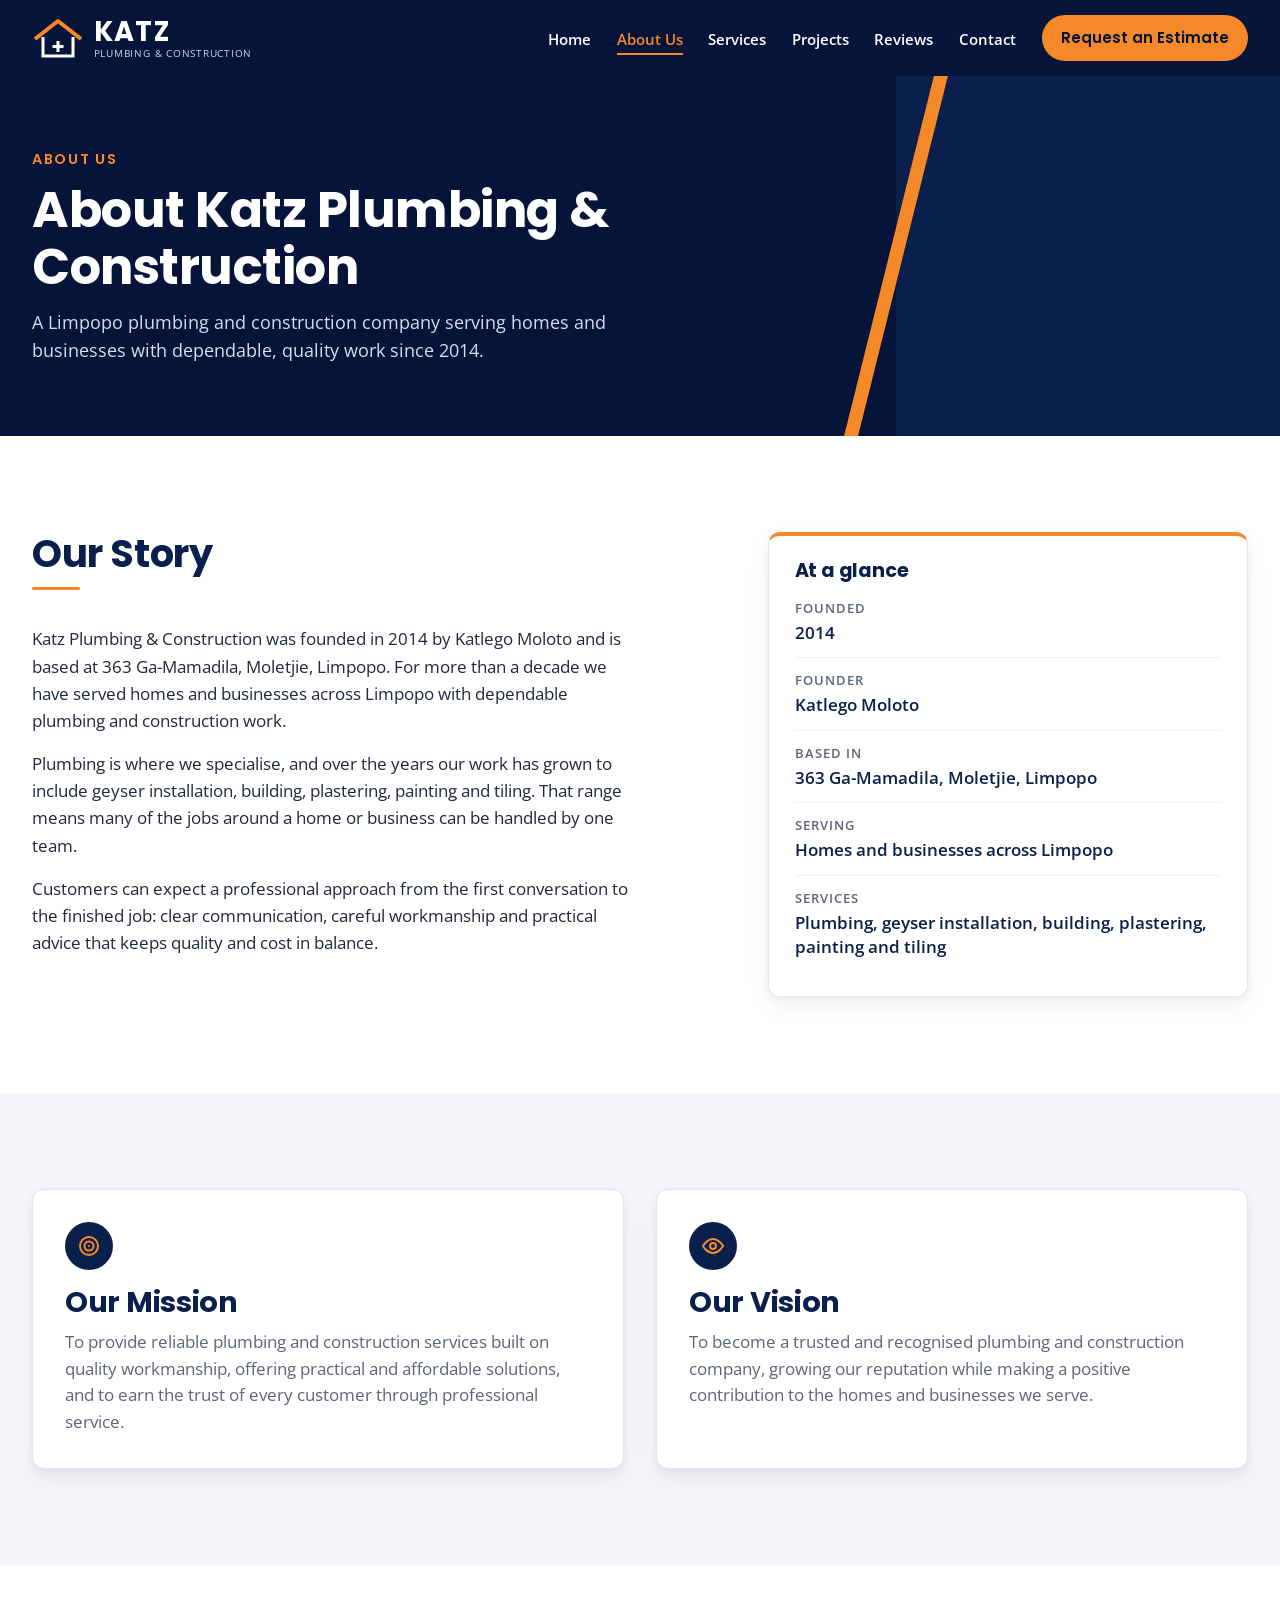
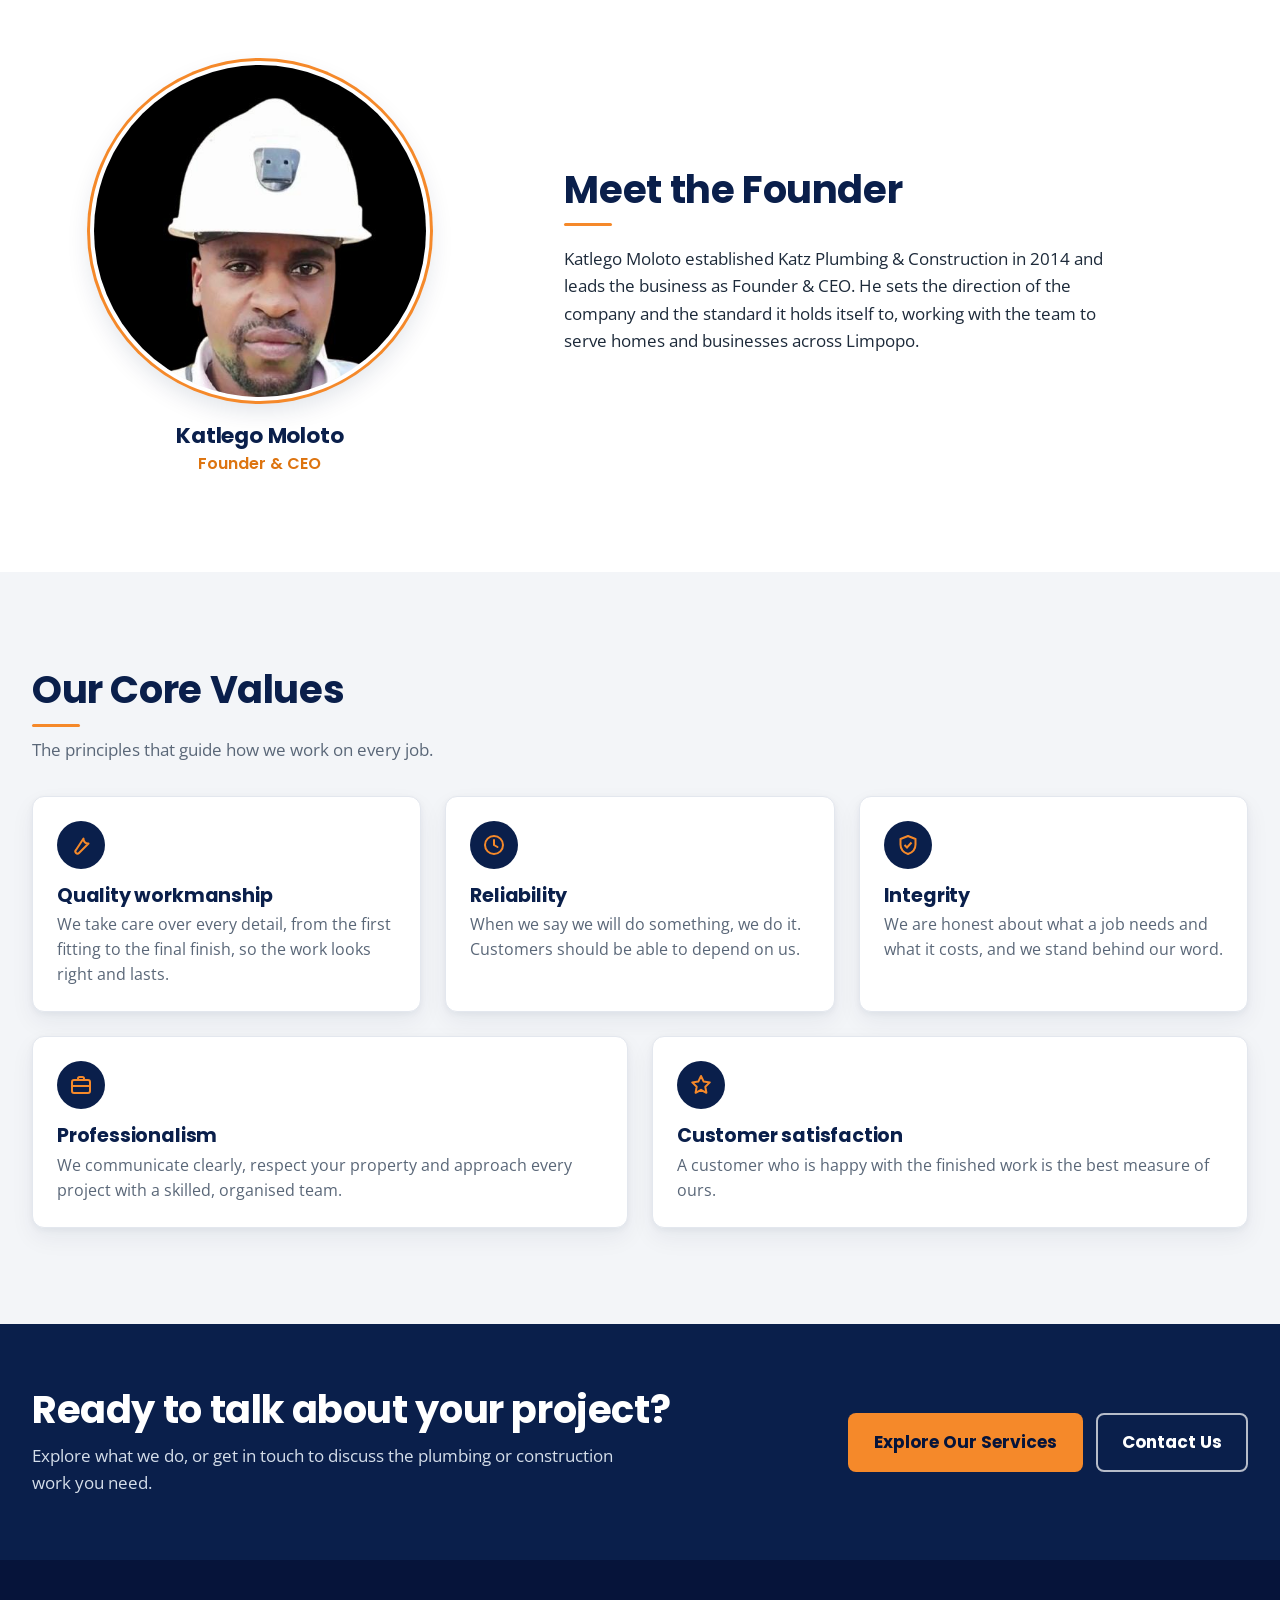
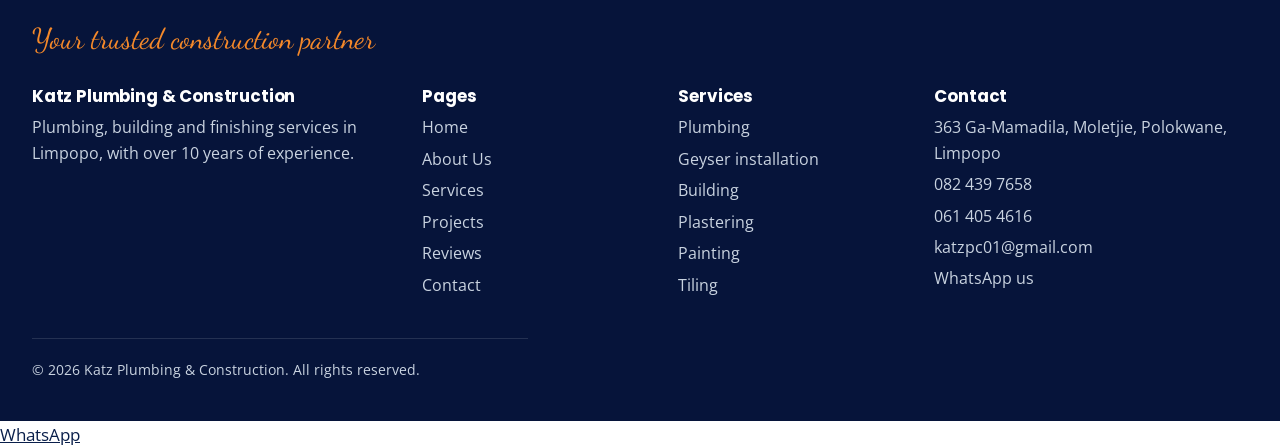
<file: pages/about.html>
<!DOCTYPE html>
<html lang="en">
<head>
  <meta charset="UTF-8">
  <meta name="viewport" content="width=device-width, initial-scale=1">
  <title>About Us | Katz Plumbing &amp; Construction</title>
  <meta name="description" content="Learn about Katz Plumbing &amp; Construction, founded in 2014 by Katlego Moloto and based in Moletjie, Limpopo. Plumbing, geyser installation, building, plastering, painting and tiling.">
  <link rel="preconnect" href="https://fonts.googleapis.com">
  <link rel="preconnect" href="https://fonts.gstatic.com" crossorigin>
  <link href="https://fonts.googleapis.com/css2?family=Dancing+Script:wght@600&family=Open+Sans:wght@400;600&family=Poppins:wght@600;700&display=swap" rel="stylesheet">
  <link rel="stylesheet" href="../css/main.css">
  <link rel="stylesheet" href="../css/navigation.css">
  <link rel="stylesheet" href="../css/about.css">
  <link rel="stylesheet" href="../css/responsive.css">
</head>
<body data-root="../" data-page="about">
  <div id="site-header"></div>

  <main>

    <!-- 1. Page hero -->
    <section class="about-hero">
      <div class="container about-hero__inner">
        <p class="about-hero__kicker">About Us</p>
        <h1>About Katz Plumbing &amp; Construction</h1>
        <p class="about-hero__text">A Limpopo plumbing and construction company serving homes and businesses with dependable, quality work since 2014.</p>
      </div>
    </section>

    <!-- 2. Our Story -->
    <section class="section about-story" id="story">
      <div class="container about-story__grid">
        <div class="about-story__text">
          <div class="section__head">
            <h2>Our Story</h2>
          </div>
          <p>Katz Plumbing &amp; Construction was founded in 2014 by Katlego Moloto and is based at 363 Ga-Mamadila, Moletjie, Limpopo. For more than a decade we have served homes and businesses across Limpopo with dependable plumbing and construction work.</p>
          <p>Plumbing is where we specialise, and over the years our work has grown to include geyser installation, building, plastering, painting and tiling. That range means many of the jobs around a home or business can be handled by one team.</p>
          <p>Customers can expect a professional approach from the first conversation to the finished job: clear communication, careful workmanship and practical advice that keeps quality and cost in balance.</p>
          <!-- FOUNDER'S FULL HISTORY: add confirmed company history and milestones here later -->
        </div>
        <aside class="about-facts" aria-label="Company at a glance">
          <h3>At a glance</h3>
          <dl>
            <div><dt>Founded</dt><dd>2014</dd></div>
            <div><dt>Founder</dt><dd>Katlego Moloto</dd></div>
            <div><dt>Based in</dt><dd>363 Ga-Mamadila, Moletjie, Limpopo</dd></div>
            <div><dt>Serving</dt><dd>Homes and businesses across Limpopo</dd></div>
            <div><dt>Services</dt><dd>Plumbing, geyser installation, building, plastering, painting and tiling</dd></div>
          </dl>
        </aside>
      </div>
    </section>

    <!-- 3. Mission and Vision -->
    <section class="section section--tint about-purpose" id="mission">
      <div class="container about-purpose__grid">
        <!-- Provisional draft: for the founder to review -->
        <article class="about-card">
          <span class="about-card__icon"><svg><use href="#a-target"/></svg></span>
          <h2>Our Mission</h2>
          <p>To provide reliable plumbing and construction services built on quality workmanship, offering practical and affordable solutions, and to earn the trust of every customer through professional service.</p>
        </article>
        <!-- Provisional draft: for the founder to review -->
        <article class="about-card">
          <span class="about-card__icon"><svg><use href="#a-eye"/></svg></span>
          <h2>Our Vision</h2>
          <p>To become a trusted and recognised plumbing and construction company, growing our reputation while making a positive contribution to the homes and businesses we serve.</p>
        </article>
      </div>
    </section>

    <!-- 4. Meet the Founder -->
    <section class="section about-founder" id="founder">
      <div class="container about-founder__grid">
        <div class="about-founder__media">
          <div class="about-founder__photo">
            <!-- Update this src if the founder photograph has a different file name -->
            <img src="../images/founder_image.jpeg" alt="Katlego Moloto, Founder and CEO of Katz Plumbing &amp; Construction" loading="lazy" onerror="this.hidden=true">
          </div>
          <h3 class="about-founder__name">Katlego Moloto</h3>
          <p class="about-founder__role">Founder &amp; CEO</p>
        </div>
        <div class="about-founder__text">
          <h2>Meet the Founder</h2>
          <p>Katlego Moloto established Katz Plumbing &amp; Construction in 2014 and leads the business as Founder &amp; CEO. He sets the direction of the company and the standard it holds itself to, working with the team to serve homes and businesses across Limpopo.</p>
          <!-- FOUNDER'S BIOGRAPHY: add confirmed background, qualifications and personal story here later -->
        </div>
      </div>
    </section>

    <!-- 5. Core Values -->
    <section class="section section--tint about-values" id="values">
      <div class="container">
        <div class="section__head">
          <h2>Our Core Values</h2>
          <p>The principles that guide how we work on every job.</p>
        </div>
        <ul class="about-values__grid">
          <li class="about-value">
            <span class="about-card__icon"><svg><use href="#a-tools"/></svg></span>
            <h3>Quality workmanship</h3>
            <p>We take care over every detail, from the first fitting to the final finish, so the work looks right and lasts.</p>
          </li>
          <li class="about-value">
            <span class="about-card__icon"><svg><use href="#a-clock"/></svg></span>
            <h3>Reliability</h3>
            <p>When we say we will do something, we do it. Customers should be able to depend on us.</p>
          </li>
          <li class="about-value">
            <span class="about-card__icon"><svg><use href="#a-shield"/></svg></span>
            <h3>Integrity</h3>
            <p>We are honest about what a job needs and what it costs, and we stand behind our word.</p>
          </li>
          <li class="about-value">
            <span class="about-card__icon"><svg><use href="#a-case"/></svg></span>
            <h3>Professionalism</h3>
            <p>We communicate clearly, respect your property and approach every project with a skilled, organised team.</p>
          </li>
          <li class="about-value">
            <span class="about-card__icon"><svg><use href="#a-star"/></svg></span>
            <h3>Customer satisfaction</h3>
            <p>A customer who is happy with the finished work is the best measure of ours.</p>
          </li>
        </ul>
      </div>
    </section>

    <!-- 6. Closing call to action -->
    <section class="about-cta">
      <div class="container about-cta__inner">
        <div>
          <h2>Ready to talk about your project?</h2>
          <p>Explore what we do, or get in touch to discuss the plumbing or construction work you need.</p>
        </div>
        <div class="btn-row">
          <a class="btn btn--primary" href="services.html">Explore Our Services</a>
          <a class="btn btn--light" href="contact.html">Contact Us</a>
        </div>
      </div>
    </section>
  </main>

  <div id="site-footer"></div>

  <svg width="0" height="0" style="position:absolute" aria-hidden="true">
    <symbol id="a-target" viewBox="0 0 24 24"><circle cx="12" cy="12" r="9" fill="none" stroke="currentColor" stroke-width="2"/><circle cx="12" cy="12" r="4.5" fill="none" stroke="currentColor" stroke-width="2"/><circle cx="12" cy="12" r="1" fill="currentColor"/></symbol>
    <symbol id="a-eye" viewBox="0 0 24 24"><path d="M2 12s4-7 10-7 10 7 10 7-4 7-10 7S2 12 2 12z" fill="none" stroke="currentColor" stroke-width="2" stroke-linejoin="round"/><circle cx="12" cy="12" r="3" fill="none" stroke="currentColor" stroke-width="2"/></symbol>
    <symbol id="a-tools" viewBox="0 0 24 24"><path d="M14.5 5.5a4.5 4.5 0 0 0 5 5L10 20a2.1 2.1 0 0 1-3-3z" fill="none" stroke="currentColor" stroke-width="2" stroke-linejoin="round"/></symbol>
    <symbol id="a-clock" viewBox="0 0 24 24"><circle cx="12" cy="12" r="9" fill="none" stroke="currentColor" stroke-width="2"/><path d="M12 7v5l3.5 2" fill="none" stroke="currentColor" stroke-width="2" stroke-linecap="round"/></symbol>
    <symbol id="a-shield" viewBox="0 0 24 24"><path d="M12 3 4.5 6v5.5c0 4.5 3 8 7.5 9.5 4.5-1.5 7.5-5 7.5-9.5V6z" fill="none" stroke="currentColor" stroke-width="2" stroke-linejoin="round"/><path d="m8.5 12 2.5 2.5 4.5-5" fill="none" stroke="currentColor" stroke-width="2"/></symbol>
    <symbol id="a-case" viewBox="0 0 24 24"><rect x="3" y="7" width="18" height="13" rx="2" fill="none" stroke="currentColor" stroke-width="2"/><path d="M9 7V5.5A1.5 1.5 0 0 1 10.500 4h3A1.5 1.5 0 0 1 15 5.500V7M3 13h18" fill="none" stroke="currentColor" stroke-width="2"/></symbol>
    <symbol id="a-star" viewBox="0 0 24 24"><path d="m12 3 2.7 5.6 6.1.8-4.5 4.3 1.1 6.1L12 16.8 6.6 19.800l1.1-6.100L3.200 9.400l6.100-.8z" fill="none" stroke="currentColor" stroke-width="2" stroke-linejoin="round"/></symbol>
  </svg>

  <script src="../js/components.js"></script>
  <script src="../js/navigation.js"></script>
</body>
</html>
</file>
<file: css/main.css>
:root {
  --navy: #0a1f4b;
  --navy-deep: #06143a;
  --orange: #f5892a;
  --orange-dark: #dd7410;
  --white: #fff;
  --tint: #f3f5f8;
  --text: #1d2a3a;
  --muted: #5a6778;
  --radius: 10px;
  --font-head: "Poppins", "Segoe UI", Arial, sans-serif;
  --font-body: "Open Sans", "Segoe UI", Arial, sans-serif;
}
*, *::before, *::after { box-sizing: border-box; }
html { scroll-behavior: smooth; }
body { margin: 0; font-family: var(--font-body); font-size: 1.0625rem; line-height: 1.6; color: var(--text); background: var(--white); }
img { max-width: 100%; display: block; }
h1, h2, h3 { font-family: var(--font-head); line-height: 1.15; margin: 0 0 .6rem; color: var(--navy); letter-spacing: -.01em; }
h1 { font-size: clamp(2.1rem, 5vw, 3.4rem); font-weight: 700; }
h2 { font-size: clamp(1.7rem, 3.4vw, 2.4rem); font-weight: 700; }
h3 { font-size: 1.2rem; font-weight: 700; }
p { margin: 0 0 1rem; max-width: 62ch; }
a { color: var(--navy); }
:focus-visible { outline: 3px solid var(--orange); outline-offset: 2px; }
.container { width: min(1400px, 100% - clamp(2.5rem, 5vw, 4.5rem)); margin-inline: auto; }
.center { text-align: center; margin-top: 2rem; max-width: none; }

.btn { display: inline-block; padding: .85rem 1.5rem; border-radius: 8px; font-family: var(--font-head); font-weight: 700; text-decoration: none; border: 2px solid transparent; transition: background .2s, color .2s; }
.btn--primary { background: var(--orange); color: var(--navy-deep); }
.btn--primary:hover { background: var(--orange-dark); }
.btn--light { border-color: rgba(255,255,255,.7); color: var(--white); }
.btn--light:hover { background: var(--white); color: var(--navy); }
.btn--dark { background: var(--navy); color: var(--white); }
.btn--dark:hover { background: var(--navy-deep); }
.btn-row { display: flex; flex-wrap: wrap; gap: .8rem; }

.section { padding: clamp(3.5rem, 8vw, 6rem) 0; }
.section--tint { background: var(--tint); }
.section__head { margin-bottom: 2.2rem; }
.section__head p { color: var(--muted); }

.footer { background: var(--navy-deep); color: #c9d3e0; padding: 3.5rem 0 1.5rem; font-size: .98rem; }
.footer a { color: #c9d3e0; text-decoration: none; }
.footer a:hover { color: var(--orange); }
.footer h3 { color: var(--white); font-size: 1.05rem; }
.footer__grid { display: grid; grid-template-columns: 1.6fr 1fr 1fr 1.4fr; gap: 2rem; }
.footer ul { list-style: none; margin: 0; padding: 0; display: grid; gap: .4rem; }
.footer__legal { border-top: 1px solid rgba(255,255,255,.12); margin-top: 2.5rem; padding-top: 1.2rem; font-size: .9rem; }

@media (prefers-reduced-motion: reduce) { * { transition: none !important; scroll-behavior: auto !important; } }

.footer__tagline { font-family: "Dancing Script", cursive; font-size: 1.8rem; color: var(--orange); margin: 0 0 1.5rem; }
</file>
<file: css/navigation.css>
.header { position: sticky; top: 0; z-index: 50; background: var(--navy-deep); }
.nav { display: flex; align-items: center; justify-content: space-between; gap: 1rem; min-height: 76px; }
.logo { display: flex; align-items: center; gap: .6rem; text-decoration: none; color: var(--white); line-height: 1; }
.logo__mark { width: 52px; height: 42px; flex: none; }
.logo__text strong { display: block; font-family: var(--font-head); font-weight: 700; font-size: 1.7rem; letter-spacing: .05em; }
.logo__text small { display: block; margin-top: .25rem; font-size: .6rem; letter-spacing: .08em; text-transform: uppercase; color: #cdd7e6; }
.nav__links { display: flex; align-items: center; gap: 1.6rem; list-style: none; margin: 0; padding: 0; }
.nav__links a { text-decoration: none; font-weight: 600; font-size: .95rem; color: var(--white); padding: .3rem 0; border-bottom: 2px solid transparent; }
.nav__links a:hover, .nav__links a[aria-current="page"] { color: var(--orange); border-bottom-color: var(--orange); }
.nav__links .btn { padding: .65rem 1.2rem; border-radius: 999px; color: var(--navy-deep); border: 0; }
.nav__links .btn:hover { color: var(--navy-deep); }
.nav__toggle { display: none; background: none; border: 0; padding: .5rem; cursor: pointer; }
.nav__toggle span { display: block; width: 26px; height: 3px; margin: 5px 0; background: var(--white); border-radius: 2px; }
</file>
<file: css/about.css>
/* About Us page */

/* 1. Hero */
.about-hero { position: relative; background: var(--navy-deep); color: var(--white); padding: clamp(3rem, 7vw, 4.5rem) 0; overflow: hidden; }
.about-hero::before { content: ""; position: absolute; top: 0; right: 0; bottom: 0; width: 30%; background: var(--navy); }
.about-hero::after { content: ""; position: absolute; top: -10%; bottom: -10%; right: calc(30% - 7px); width: 14px; background: var(--orange); transform: skewX(-14deg); }
.about-hero__inner { position: relative; z-index: 1; }
.about-hero__kicker { margin: 0 0 .6rem; font-family: var(--font-head); font-weight: 600; font-size: .9rem; letter-spacing: .12em; text-transform: uppercase; color: var(--orange); }
.about-hero h1 { color: var(--white); font-size: clamp(2rem, 5vw, 3.1rem); max-width: 22ch; margin-bottom: .8rem; }
.about-hero__text { color: #d5deea; font-size: 1.1rem; max-width: 40rem; margin: 0; }

/* Section headings with orange underline */
.about-story .section__head h2::after,
.about-values .section__head h2::after { content: ""; display: block; width: 48px; height: 3px; margin: .7rem 0 0; background: var(--orange); border-radius: 2px; }
.about-values .section__head { margin-bottom: 2rem; }

/* 2. Our Story */
.about-story__grid { display: grid; grid-template-columns: 1.4fr 1fr; gap: clamp(2rem, 5vw, 4rem); align-items: start; }
.about-story__text p { max-width: 60ch; }
.about-facts { background: var(--white); border: 1px solid #e3e7ee; border-top: 4px solid var(--orange); border-radius: 12px; padding: 1.5rem 1.6rem; box-shadow: 0 2px 6px rgba(10,31,75,.05), 0 10px 24px rgba(10,31,75,.06); }
.about-facts h3 { margin-bottom: 1rem; }
.about-facts dl { margin: 0; display: grid; gap: 0; }
.about-facts dl > div { padding: .75rem 0; border-top: 1px solid #edf0f5; }
.about-facts dl > div:first-child { border-top: 0; padding-top: 0; }
.about-facts dt { font-size: .8rem; font-weight: 600; letter-spacing: .08em; text-transform: uppercase; color: var(--muted); margin-bottom: .15rem; }
.about-facts dd { margin: 0; font-weight: 600; color: var(--navy); line-height: 1.45; }

/* 3. Mission & Vision */
.about-purpose__grid { display: grid; grid-template-columns: repeat(2, 1fr); gap: 2rem; }
.about-card { background: var(--white); border: 1px solid #e3e7ee; border-radius: 12px; padding: 2rem; box-shadow: 0 2px 6px rgba(10,31,75,.05), 0 10px 24px rgba(10,31,75,.06); }
.about-card__icon { display: grid; place-items: center; width: 48px; height: 48px; border-radius: 50%; background: var(--navy); color: var(--orange); margin-bottom: 1rem; }
.about-card__icon svg { width: 24px; height: 24px; }
.about-card h2 { font-size: clamp(1.4rem, 2.6vw, 1.8rem); }
.about-card p { margin: 0; color: var(--muted); font-size: 1.05rem; }

/* 4. Meet the Founder */
.about-founder__grid { display: grid; grid-template-columns: .8fr 1.2fr; gap: clamp(2.5rem, 6vw, 5rem); align-items: center; }
.about-founder__media { max-width: 340px; width: 100%; margin-inline: auto; text-align: center; }
.about-founder__photo { aspect-ratio: 1 / 1; border-radius: 50%; overflow: hidden; background: var(--tint); border: 4px solid var(--white); box-shadow: 0 0 0 3px var(--orange), 0 10px 24px rgba(10,31,75,.12); }
.about-founder__photo img { display: block; width: 100%; height: 100%; object-fit: cover; object-position: center 15%; }
.about-founder__name { margin: 1.4rem 0 .15rem; font-size: 1.35rem; }
.about-founder__role { margin: 0 auto; font-family: var(--font-head); font-weight: 600; font-size: 1rem; color: var(--orange-dark); }
.about-founder__text h2::after { content: ""; display: block; width: 48px; height: 3px; margin: .7rem 0 1.2rem; background: var(--orange); border-radius: 2px; }
.about-founder__text p { max-width: 56ch; }

/* 5. Core Values */
.about-values__grid { list-style: none; margin: 0; padding: 0; display: grid; grid-template-columns: repeat(6, 1fr); gap: 1.5rem; }
.about-value { grid-column: span 2; background: var(--white); border: 1px solid #e3e7ee; border-radius: 12px; padding: 1.5rem; box-shadow: 0 2px 6px rgba(10,31,75,.05), 0 10px 24px rgba(10,31,75,.06); }
.about-value:nth-child(n+4) { grid-column: span 3; }
.about-value h3 { margin-bottom: .35rem; }
.about-value p { margin: 0; color: var(--muted); font-size: .98rem; }

/* 6. Closing CTA */
.about-cta { background: var(--navy); color: var(--white); padding: clamp(2.5rem, 6vw, 4rem) 0; }
.about-cta h2 { color: var(--white); }
.about-cta p { color: #d5deea; margin: 0; }
.about-cta__inner { display: flex; align-items: center; justify-content: space-between; gap: 2rem; flex-wrap: wrap; }
.about-cta__inner > div:first-child { flex: 1 1 380px; }

/* Responsive */
@media (max-width: 900px) {
  .about-hero::before, .about-hero::after { display: none; }
  .about-story__grid, .about-founder__grid { grid-template-columns: 1fr; }
  .about-founder__media { margin-inline: 0; max-width: 260px; text-align: left; }
  .about-founder__role { margin-inline: 0; }
  .about-values__grid { grid-template-columns: repeat(2, 1fr); }
  .about-value, .about-value:nth-child(n+4) { grid-column: auto; }
  .about-value:last-child { grid-column: 1 / -1; }
}
@media (max-width: 640px) {
  .about-purpose__grid, .about-values__grid { grid-template-columns: 1fr; }
  .about-value:last-child { grid-column: auto; }
  .about-card { padding: 1.5rem; }
}
</file>
<file: css/responsive.css>
@media (max-width: 980px) {
  .grid--3, .reviews { grid-template-columns: repeat(2, 1fr); }
  .footer__grid { grid-template-columns: 1fr 1fr; }
  .why { grid-template-columns: 1fr; }
}
@media (max-width: 860px) {
  .nav__toggle { display: block; }
  .nav__links { position: absolute; top: 100%; left: 0; right: 0; flex-direction: column; align-items: stretch; gap: 0; background: var(--navy-deep); border-top: 1px solid rgba(255,255,255,.15); padding: .5rem 1.25rem 1.25rem; display: none; }
  .nav__links.is-open { display: flex; }
  .nav__links li { border-bottom: 1px solid rgba(255,255,255,.12); }
  .nav__links a { display: block; padding: .9rem 0; border-bottom: 0; }
  .nav__links li:last-child { border: 0; padding-top: 1rem; }
  .nav__links .btn { text-align: center; }
  .hero__stripe { display: none; }
  .hero__media::after { background: rgba(6,20,58,.82); }
  .hero__content { padding-block: 3.5rem; }
}
@media (max-width: 600px) {
  .grid--3, .reviews, .footer__grid { grid-template-columns: 1fr; }
  .gallery { grid-template-columns: repeat(2, 1fr); gap: .6rem; }
  .btn-row .btn { flex: 1 1 100%; text-align: center; }
  .cta .btn { width: 100%; text-align: center; }
}
@media (max-width: 860px) {
  .split, .why, .contact-grid, .service-row { grid-template-columns: 1fr; }
  .service-row--rev img { order: 0; }
  .founder { max-width: 360px; margin-right: 10px; }
}
@media (max-width: 600px) {
  .field-row { grid-template-columns: 1fr; }
  .form .btn { justify-self: stretch; text-align: center; }
  .gallery--wide { grid-template-columns: repeat(2, 1fr); gap: .6rem; }
  .float-wa { padding: .65rem .9rem; }
}
</file>
